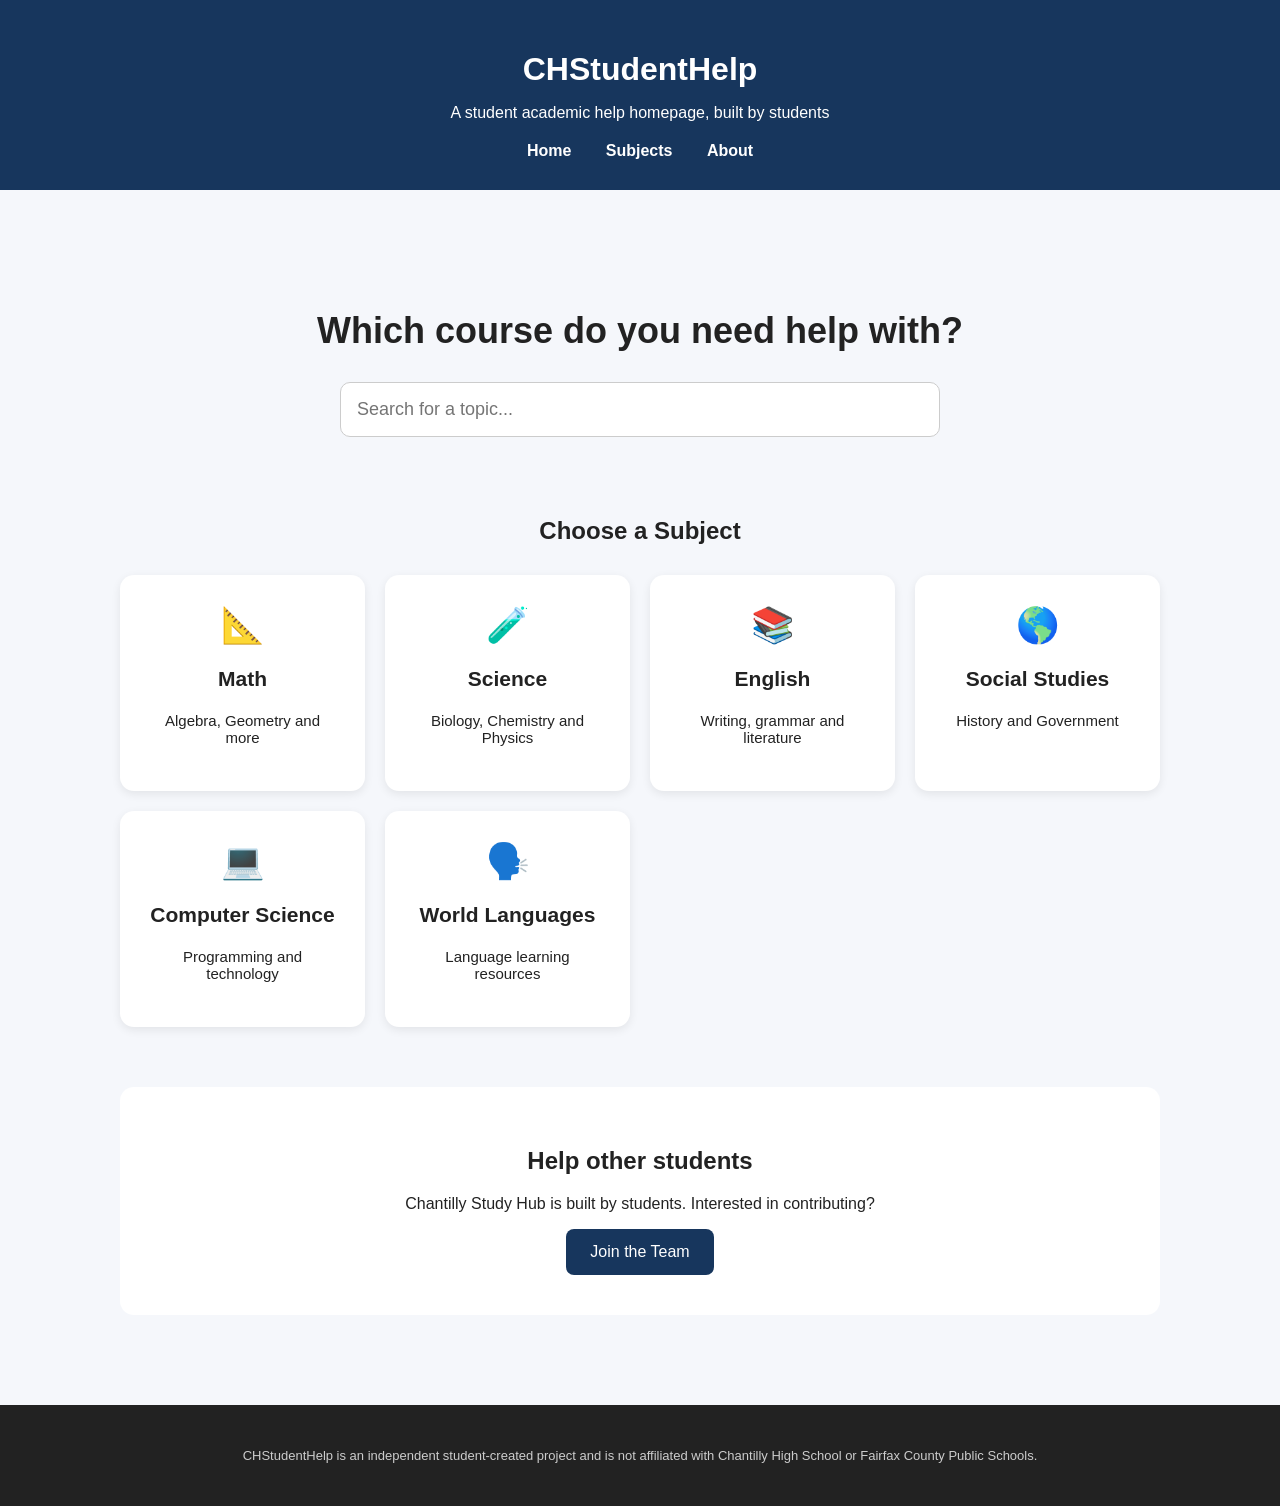
<file: index.html>
<!DOCTYPE html>
<html lang="en">

<head>
    <meta charset="UTF-8">
    <meta name="viewport" content="width=device-width, initial-scale=1.0">

    <title>CHStudentHelp</title>
    <link rel="stylesheet" href="style.css">
</head>
<body>
<header>
    <h1>CHStudentHelp</h1>
    <p>A student academic help homepage, built by students</p>
    <nav>
        <a href="index.html">Home</a>
        <a href="#subjects">Subjects</a>
        <a href="about.html">About</a>
    </nav>
</header>
<main>
<section class="hero">
    <h2>Which course do you need help with?</h2>
    <input
        type="text"
        id="searchBox"
        placeholder="Search for a topic..."
    >
</section>
<section id="subjects">
    <h2>Choose a Subject</h2>
    <div class="subject-grid">
        <a class="subject-card" href="math.html">
            📐
            <h3>Math</h3>
            <p>Algebra, Geometry and more</p>
        </a>


        <a class="subject-card" href="#">
            🧪
            <h3>Science</h3>
            <p>Biology, Chemistry and Physics</p>
        </a>


        <a class="subject-card" href="english.html">
            📚
            <h3>English</h3>
            <p>Writing, grammar and literature</p>
        </a>


        <a class="subject-card" href="history.html">
            🌎
            <h3>Social Studies</h3>
            <p>History and Government</p>
        </a>


        <a class="subject-card" href="#">
            💻
            <h3>Computer Science</h3>
            <p>Programming and technology</p>
        </a>


        <a class="subject-card" href="#">
            🗣️
            <h3>World Languages</h3>
            <p>Language learning resources</p>
        </a>

    </div>

</section>


<section class="join">

    <h2>Help other students</h2>

    <p>
        Chantilly Study Hub is built by students.
        Interested in contributing?
    </p>

    <button>Join the Team</button>

</section>

</main>


<footer>

    <p>
        CHStudentHelp is an independent student-created project
        and is not affiliated with Chantilly High School
        or Fairfax County Public Schools.
    </p>

</footer>


<script src="script.js"></script>

</body>

</html>
</file>
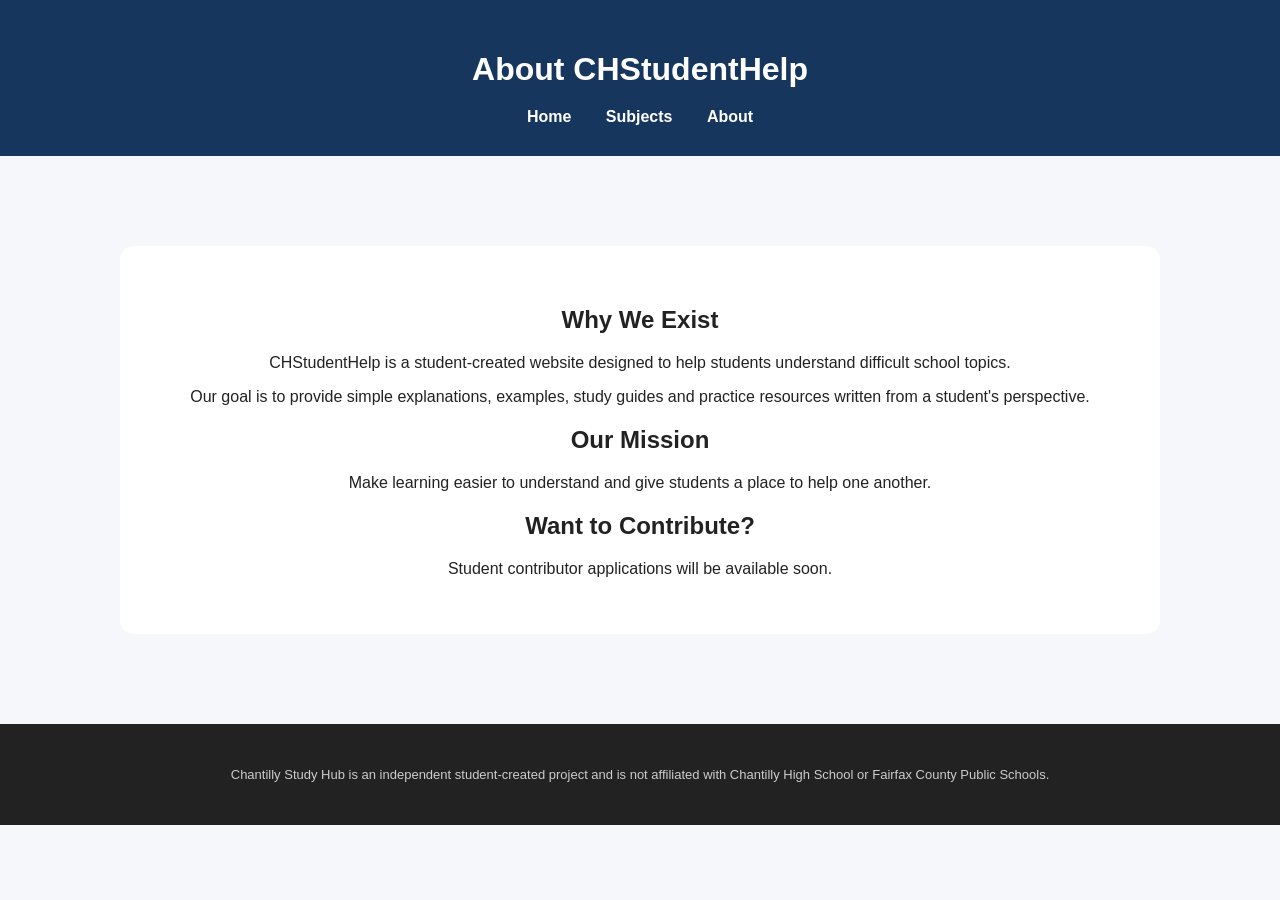
<file: about.html>
<!DOCTYPE html>

<html lang="en">

<head>

    <meta charset="UTF-8">

    <meta name="viewport" content="width=device-width, initial-scale=1.0">

    <title>About | CHStudentHelp</title>

    <link rel="stylesheet" href="style.css">

</head>


<body>

<header>

    <h1>About CHStudentHelp</h1>

    <nav>

        <a href="index.html">Home</a>

        <a href="index.html#subjects">Subjects</a>

        <a href="about.html">About</a>

    </nav>

</header>


<main>

<section class="join">

    <h2>Why We Exist</h2>

    <p>
        CHStudentHelp is a student-created website designed
        to help students understand difficult school topics.
    </p>

    <p>
        Our goal is to provide simple explanations,
        examples, study guides and practice resources
        written from a student's perspective.
    </p>


    <h2>Our Mission</h2>

    <p>
        Make learning easier to understand and give students
        a place to help one another.
    </p>


    <h2>Want to Contribute?</h2>

    <p>
        Student contributor applications will be available soon.
    </p>

</section>

</main>


<footer>

    <p>
        Chantilly Study Hub is an independent student-created project
        and is not affiliated with Chantilly High School
        or Fairfax County Public Schools.
    </p>

</footer>

</body>

</html>
</file>
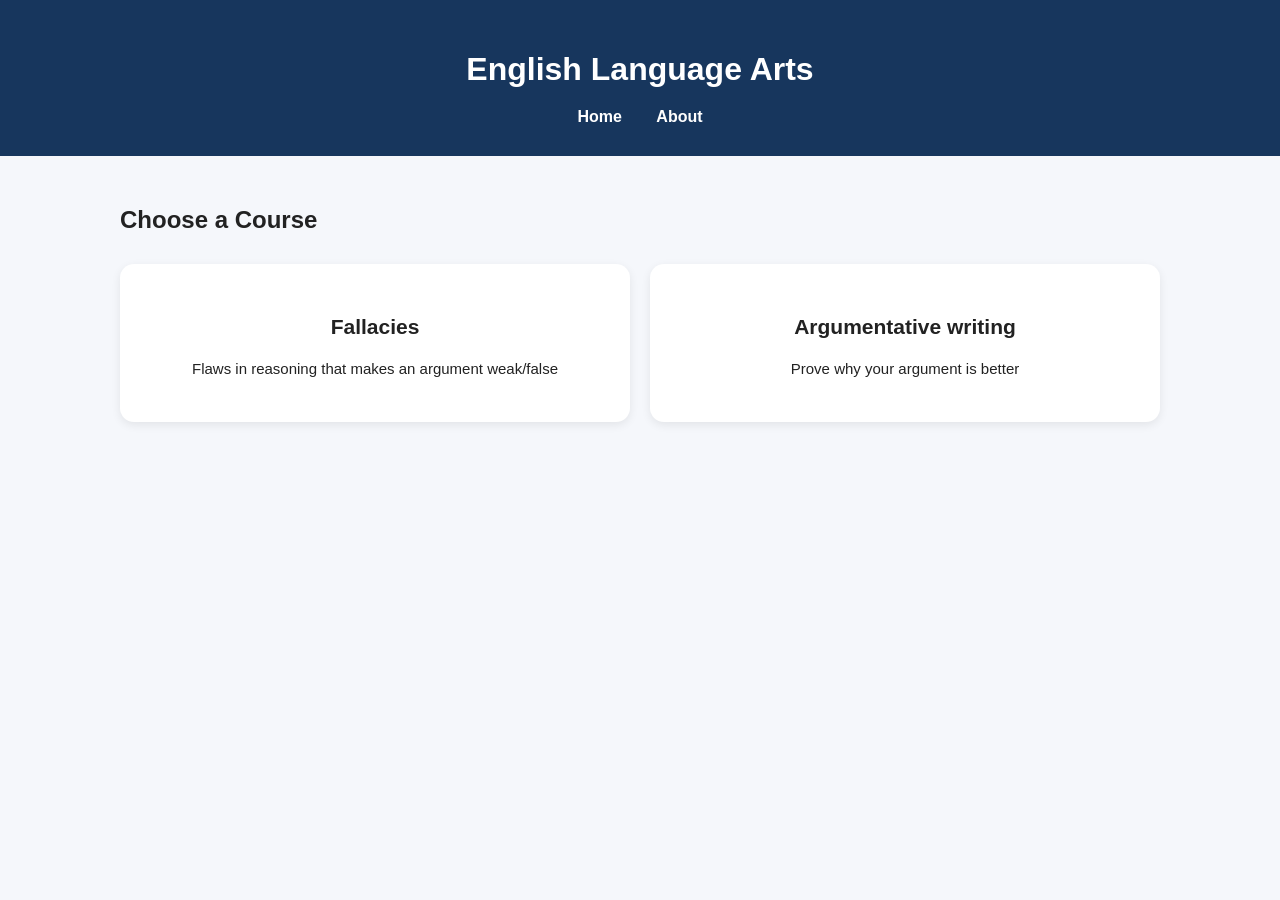
<file: english.html>
<!DOCTYPE html>
<html lang="en">
<head>
    <meta charset="UTF-8">
    <meta name="viewport" content="width=device-width, initial-scale=1.0">
    <title>ELA | CHStudentHelp</title>
    <link rel="stylesheet" href="style.css">
</head>

<body>

<header>
    <h1>English Language Arts</h1>
    <nav>
        <a href="index.html">Home</a>
        <a href="about.html">About</a>
    </nav>
</header>

<main>

    <h2>Choose a Course</h2>

    <div class="subject-grid">

        <a class="subject-card" href="#">
            <h3>Fallacies</h3>
            <p>Flaws in reasoning that makes an argument weak/false</p>
        </a>

        <a class="subject-card" href="#">
            <h3>Argumentative writing</h3>
            <p>Prove why your argument is better</p>
        </a>

    </div>

</main>

</body>
</html>
</file>
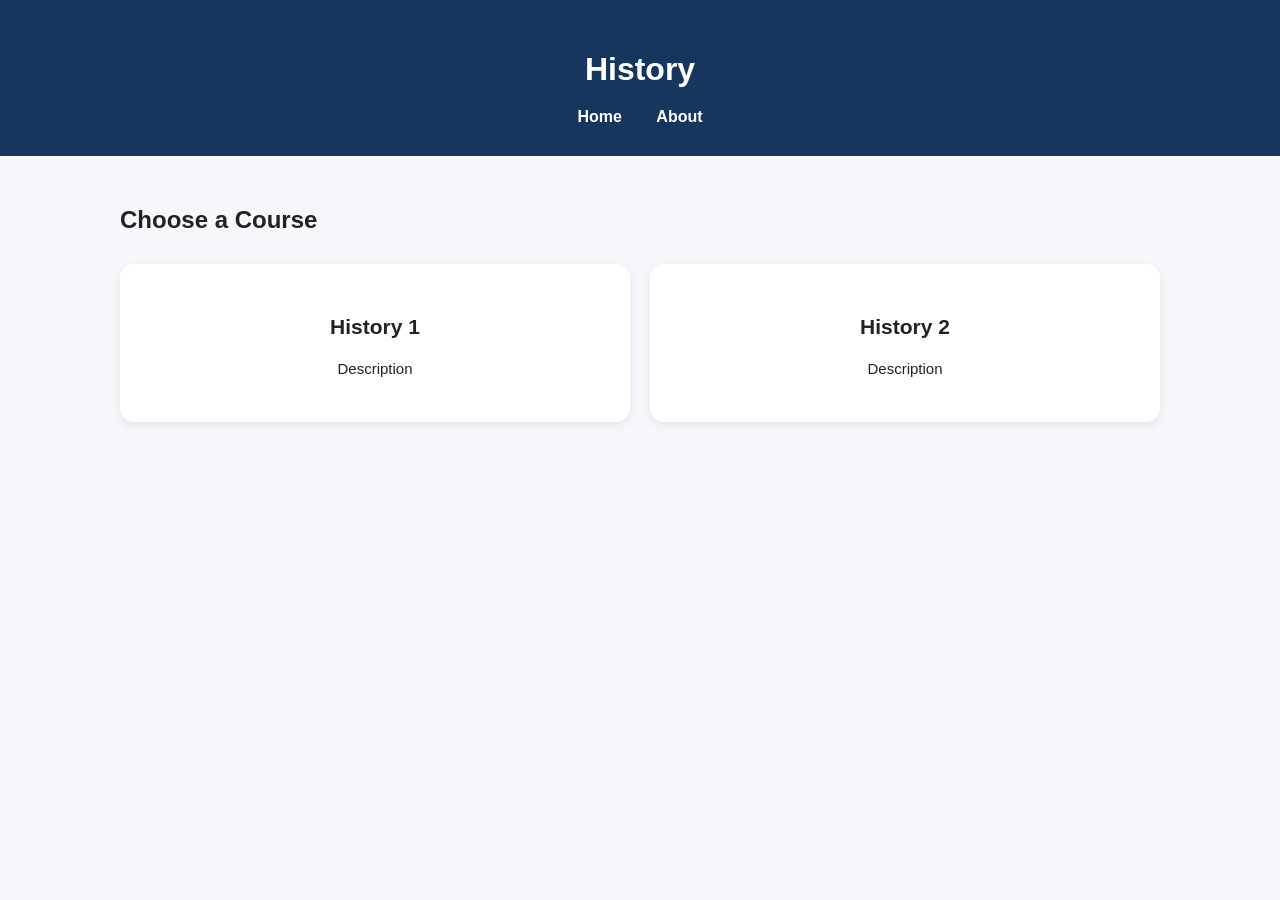
<file: history.html>
<!DOCTYPE html>
<html lang="en">
<head>
    <meta charset="UTF-8">
    <meta name="viewport" content="width=device-width, initial-scale=1.0">
    <title>ELA | CHStudentHelp</title>
    <link rel="stylesheet" href="style.css">
</head>

<body>

<header>
    <h1>History</h1>
    <nav>
        <a href="index.html">Home</a>
        <a href="about.html">About</a>
    </nav>
</header>

<main>

    <h2>Choose a Course</h2>

    <div class="subject-grid">

        <a class="subject-card" href="#">
            <h3>History 1</h3>
            <p>Description</p>
        </a>

        <a class="subject-card" href="#">
            <h3>History 2</h3>
            <p>Description</p>
        </a>

    </div>

</main>

</body>
</html>
</file>
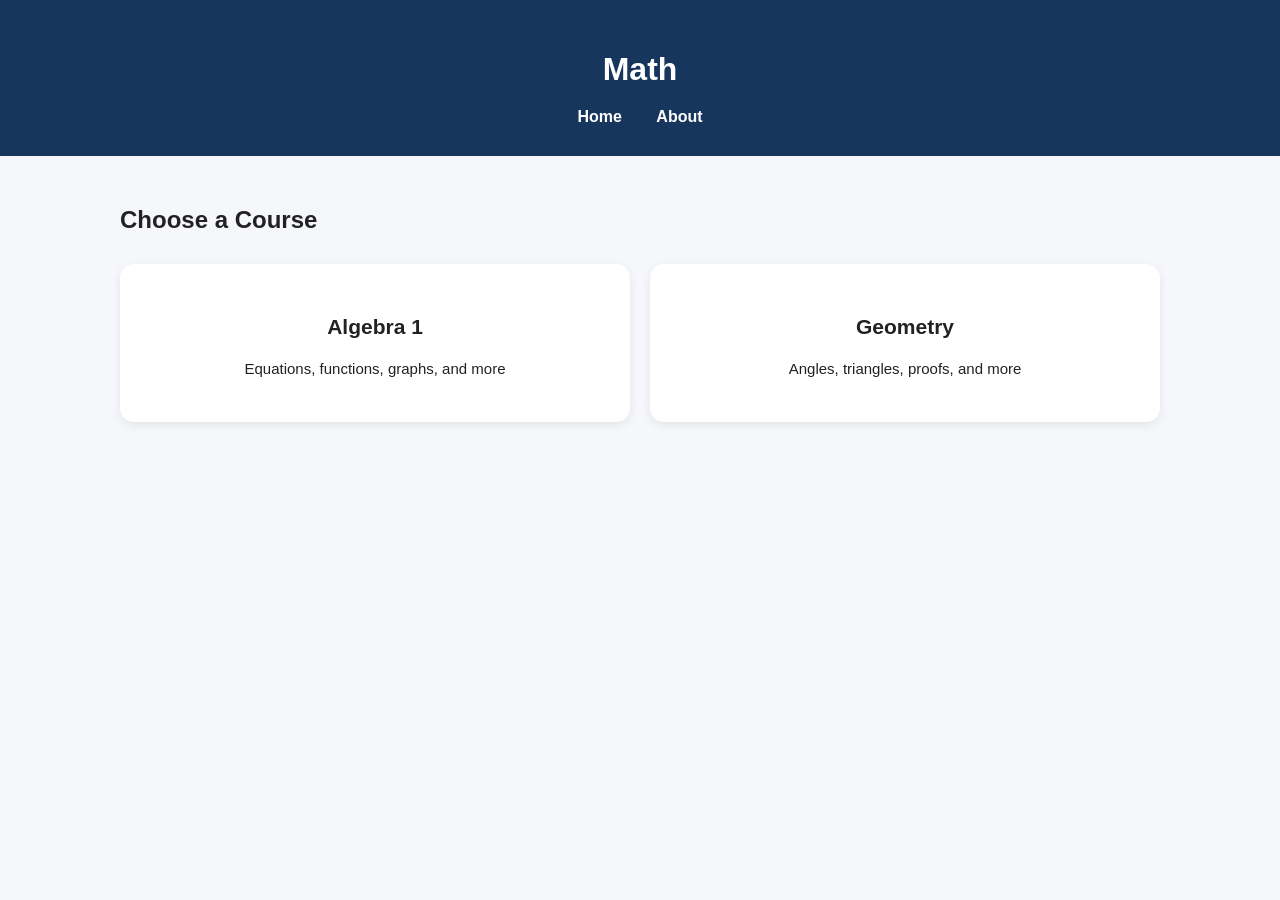
<file: math.html>
<!DOCTYPE html>
<html lang="en">
<head>
    <meta charset="UTF-8">
    <meta name="viewport" content="width=device-width, initial-scale=1.0">
    <title>Math | CHStudentHelp</title>
    <link rel="stylesheet" href="style.css">
</head>

<body>

<header>
    <h1>Math</h1>
    <nav>
        <a href="index.html">Home</a>
        <a href="about.html">About</a>
    </nav>
</header>

<main>

    <h2>Choose a Course</h2>

    <div class="subject-grid">

        <a class="subject-card" href="#">
            <h3>Algebra 1</h3>
            <p>Equations, functions, graphs, and more</p>
        </a>

        <a class="subject-card" href="#">
            <h3>Geometry</h3>
            <p>Angles, triangles, proofs, and more</p>
        </a>

    </div>

</main>

</body>
</html>
</file>
<file: style.css>
* {
    box-sizing: border-box;
}

body {
    margin: 0;
    font-family: Arial, sans-serif;
    background: #f5f7fb;
    color: #222;
}

header {
    background: #17365d;
    color: white;
    padding: 30px;
    text-align: center;
}

header h1 {
    margin-bottom: 5px;
}

nav {
    margin-top: 20px;
}

nav a {
    color: white;
    text-decoration: none;
    margin: 0 15px;
    font-weight: bold;
}

main {
    max-width: 1100px;
    margin: auto;
    padding: 30px;
}

.hero {
    text-align: center;
    padding: 60px 20px;
}

.hero h2 {
    font-size: 36px;
}

#searchBox {
    width: 80%;
    max-width: 600px;
    padding: 16px;
    font-size: 18px;
    border-radius: 10px;
    border: 1px solid #ccc;
}

#subjects h2 {
    text-align: center;
}

.subject-grid {
    display: grid;
    grid-template-columns: repeat(auto-fit, minmax(220px, 1fr));
    gap: 20px;
    margin-top: 30px;
}

.subject-card {
    display: block;
    background: white;
    padding: 30px;
    border-radius: 14px;
    text-decoration: none;
    color: #222;
    text-align: center;
    font-size: 35px;

    box-shadow: 0 3px 10px rgba(0,0,0,0.08);
}

.subject-card h3 {
    font-size: 21px;
}

.subject-card p {
    font-size: 15px;
}

.subject-card:hover {
    transform: translateY(-4px);
}

.join {
    background: white;
    margin-top: 60px;
    padding: 40px;
    border-radius: 14px;
    text-align: center;
}

button {
    background: #17365d;
    color: white;
    padding: 14px 24px;
    border: none;
    border-radius: 8px;
    font-size: 16px;
    cursor: pointer;
}

footer {
    margin-top: 60px;
    background: #222;
    color: #ccc;
    text-align: center;
    padding: 30px;
    font-size: 13px;
}
</file>
